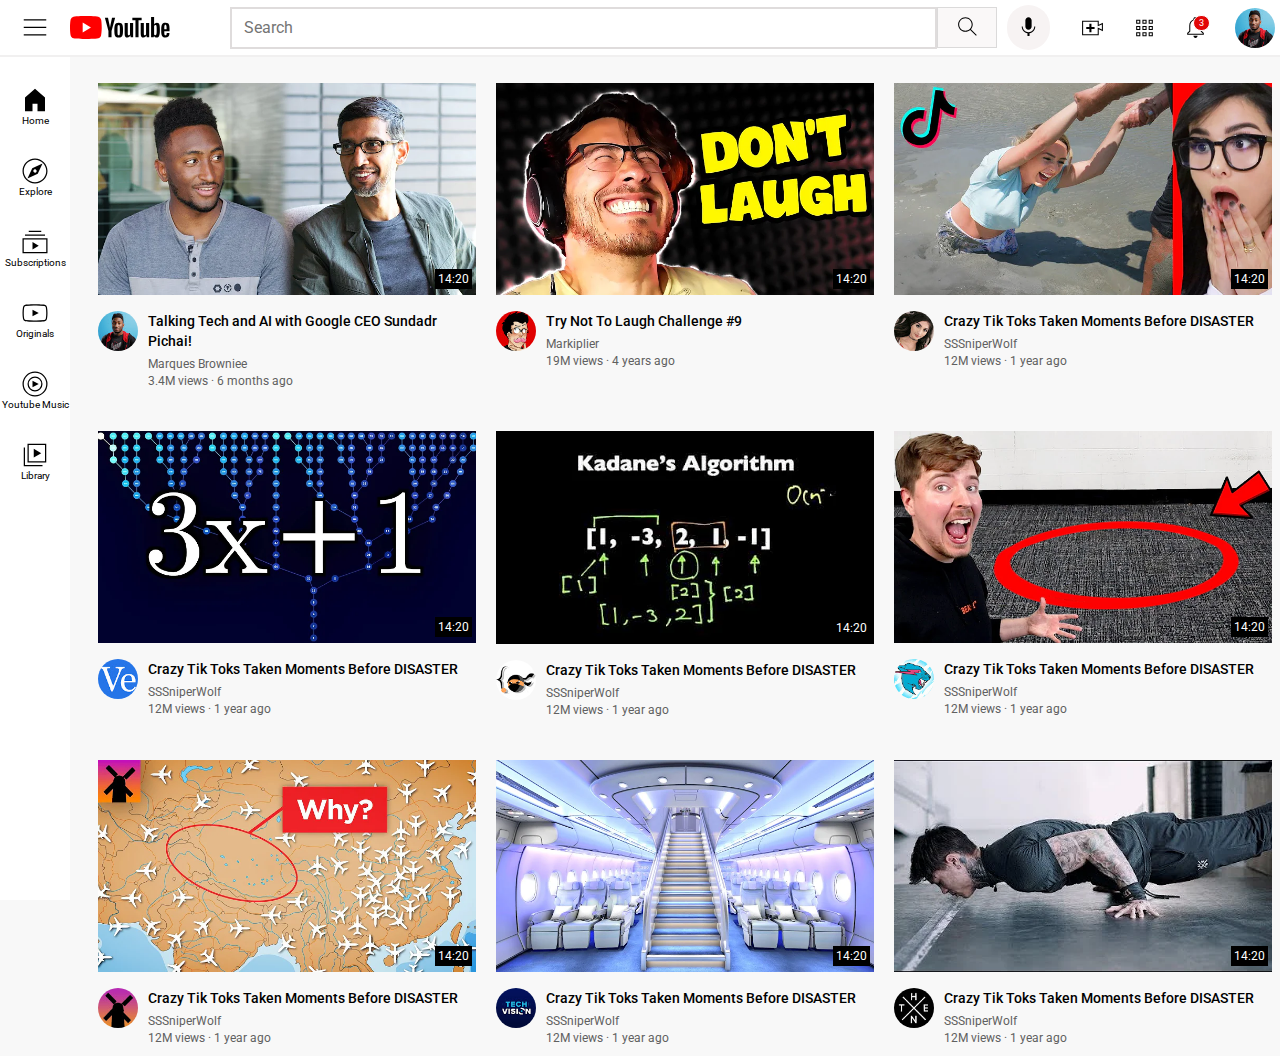
<file: index.html>
<!DOCTYPE html>
<html lang="en">
<head>
   
    <meta charset="UTF-8">
    <meta name="viewport" content="width=device-width, initial-scale=1.0">
    <title>Youtube-Clone</title>
    <link rel="stylesheet" href="CSS/body.css">
    <link rel="preconnect" href="https://fonts.googleapis.com">
<link rel="preconnect" href="https://fonts.gstatic.com" crossorigin>
<link href="https://fonts.googleapis.com/css2?family=Roboto:ital,wght@0,100..900;1,100..900&display=swap" rel="stylesheet">
<link rel="stylesheet" href="CSS/general-css.css">
<link rel="stylesheet" href="CSS/header.css">
<link rel="stylesheet" href="CSS/side-bar.css">
</head>
<body>
<div class="header">
    <div  class="header-left"><img class="hamburger-icon" src="header-icons/hamburger-menu.svg" alt="">
    <img class="youtube-icon" src="header-icons/youtube-logo.svg" alt=""></div>

    <div class="header-middle">
        
     <input class="search-bar" type="text" placeholder="Search">
     <button class=" search-button"><img class="search-icon" src="header-icons/search.svg" alt=""></button>
     <button class="search-vioce-button"><img class="search-vioce-icon"src="header-icons/voice-search-icon.svg" alt=""></button>
    </div>

    <div class="header-right">
        <img class="upload-icon" src="header-icons/upload.svg" alt="">
        <img class="apps-icon"src="header-icons/youtube-apps.svg" alt="">
        <div class="notifications-div">
            <div class="count">3</div>
            <img class="notifications-icon"src="header-icons/notifications.svg" alt="">
        </div>
       <img class="profile-icon"src="profile-pictures/channel-1.jpeg" alt="">

    </div>
    
</div>

<div class="side-bar">
    <div class="box">
        <img class="home-icon" src="side-bar/home.svg" alt="">
        <p class="words">Home</p>
    </div>
    <div class="box">
        <img class="explore-icon" src="side-bar/explore.svg" alt="">
        <p class="words">Explore</p>
    </div>
    <div class="box">
        <img class="subscriptions-icon" src="side-bar/subscriptions.svg" alt="">
        <p class="words">Subscriptions</p>
    </div>
    <div class="box">
        <img class="originals-icon" src="side-bar/originals.svg" alt="">
        <p class="words">Originals</p>
    </div>
    <div class="box">
        <img class="youtube-music-icon" src="side-bar/youtube-music.svg" alt="">
        <p class="words">Youtube Music</p>
    </div>
    <div class="box">
    
        <img class="library-icon" src="side-bar/library.svg" alt="">
        <p class="words">Library</p>
    </div>

</div>

<div class="content">

    <div class = "video-preview">
        <div class="thumbnail-block">
            <img class="thumbnails" src="thumbnail/thumbnail-1.webp" alt="thumbnail">
            <p class="video-time">14:20</p>
        </div>
    
        <div class="info-block">
            <div class="video-profile-block">
                <img class="profile-img" src="profile-pictures/channel-1.jpeg" alt="">
            </div>
    
            <div class ="video-info-block">
                <div ><p class ="video-title">Talking Tech and AI with Google CEO Sundadr Pichai!</p></div>
                <div> <p class="author"> Marques Browniee </p></div>
                <div><p class="video-stats">3.4M views &#183; 6 months ago</p></div> 
            </div>
        </div>
    </div>    
    <div class = "video-preview">
        <div class="thumbnail-block">
            <img class="thumbnails" src="thumbnail/thumbnail-2.webp" alt="thumbnail">
            <p class="video-time">14:20</p>
        </div>
        <div class="info-block">
            <div class="video-profile-block">
                <img class="profile-img" src="profile-pictures/channel-2.jpeg" alt="">
            </div>
            <div class ="video-info-block">
                <div ><p class ="video-title">Try Not To Laugh Challenge #9</p></div>
                <div> <p class="author"> Markiplier </p></div>
                <div><p class="video-stats">19M views &#183; 4 years ago</p></div> 
            </div>
        </div>
    </div>    
    <div class = "video-preview">
        <div class="thumbnail-block">
            <img class="thumbnails" src="thumbnail/thumbnail-3.webp" alt="thumbnail">
            <p class="video-time">14:20</p>
        </div>
    
        <div class="info-block">
            <div class="video-profile-block">
                <img class="profile-img" src="profile-pictures/channel-3.jpeg" alt="">
            </div>
            <div class ="video-info-block">
                <div ><p class ="video-title">
                    Crazy Tik Toks Taken Moments Before DISASTER</p></div>
                <div> <p class="author"> SSSniperWolf </p></div>
                <div><p class="video-stats">12M views &#183; 1 year ago</p></div> 
            </div>
        </div>
    </div>    
    

    <div class = "video-preview">
        <div class="thumbnail-block">
            <img class="thumbnails" src="thumbnail/thumbnail-4.webp" alt="thumbnail">
            <p class="video-time">14:20</p>
        </div>
    
        <div class="info-block">
            <div class="video-profile-block">
                <img class="profile-img" src="profile-pictures/channel-4.jpeg" alt="">
            </div>
            <div class ="video-info-block">
                <div ><p class ="video-title">
                    Crazy Tik Toks Taken Moments Before DISASTER</p></div>
                <div> <p class="author"> SSSniperWolf </p></div>
                <div><p class="video-stats">12M views &#183; 1 year ago</p></div> 
            </div>
        </div>
    </div> 



    <div class = "video-preview">
        <div class="thumbnail-block">
            <img class="thumbnails" src="thumbnail/thumbnail-5.webp" alt="thumbnail">
            <p class="video-time">14:20</p>
        </div>
    
        <div class="info-block">
            <div class="video-profile-block">
                <img class="profile-img" src="profile-pictures/channel-5.jpeg" alt="">
            </div>
            <div class ="video-info-block">
                <div ><p class ="video-title">
                    Crazy Tik Toks Taken Moments Before DISASTER</p></div>
                <div> <p class="author"> SSSniperWolf </p></div>
                <div><p class="video-stats">12M views &#183; 1 year ago</p></div> 
            </div>
        </div>
    </div> 



    <div class = "video-preview">
        <div class="thumbnail-block">
            <img class="thumbnails" src="thumbnail/thumbnail-6.webp" alt="thumbnail">
            <p class="video-time">14:20</p>
        </div>
    
        <div class="info-block">
            <div class="video-profile-block">
                <img class="profile-img" src="profile-pictures/channel-6.jpeg" alt="">
            </div>
            <div class ="video-info-block">
                <div ><p class ="video-title">
                    Crazy Tik Toks Taken Moments Before DISASTER</p></div>
                <div> <p class="author"> SSSniperWolf </p></div>
                <div><p class="video-stats">12M views &#183; 1 year ago</p></div> 
            </div>
        </div>
    </div> 


    <div class = "video-preview">
        <div class="thumbnail-block">
            <img class="thumbnails" src="thumbnail/thumbnail-7.webp" alt="thumbnail">
            <p class="video-time">14:20</p>
        </div>
    
        <div class="info-block">
            <div class="video-profile-block">
                <img class="profile-img" src="profile-pictures/channel-7.jpeg" alt="">
            </div>
            <div class ="video-info-block">
                <div ><p class ="video-title">
                    Crazy Tik Toks Taken Moments Before DISASTER</p></div>
                <div> <p class="author"> SSSniperWolf </p></div>
                <div><p class="video-stats">12M views &#183; 1 year ago</p></div> 
            </div>
        </div>
    </div> 


    <div class = "video-preview">
        <div class="thumbnail-block">
            <img class="thumbnails" src="thumbnail/thumbnail-8.webp" alt="thumbnail">
            <p class="video-time">14:20</p>
        </div>
    
        <div class="info-block">
            <div class="video-profile-block">
                <img class="profile-img" src="profile-pictures/channel-8.jpeg" alt="">
            </div>
            <div class ="video-info-block">
                <div ><p class ="video-title">
                    Crazy Tik Toks Taken Moments Before DISASTER</p></div>
                <div> <p class="author"> SSSniperWolf </p></div>
                <div><p class="video-stats">12M views &#183; 1 year ago</p></div> 
            </div>
        </div>
    </div> 



    <div class = "video-preview">
        <div class="thumbnail-block">
            <img class="thumbnails" src="thumbnail/thumbnail-9.webp" alt="thumbnail">
            <p class="video-time">14:20</p>
        </div>
    
        <div class="info-block">
            <div class="video-profile-block">
                <img class="profile-img" src="profile-pictures/channel-9.jpeg" alt="">
            </div>
            <div class ="video-info-block">
                <div ><p class ="video-title">
                    Crazy Tik Toks Taken Moments Before DISASTER</p></div>
                <div> <p class="author"> SSSniperWolf </p></div>
                <div><p class="video-stats">12M views &#183; 1 year ago</p></div> 
            </div>
        </div>
    </div> 
    
     



</div>    

</body>
</html>
</file>
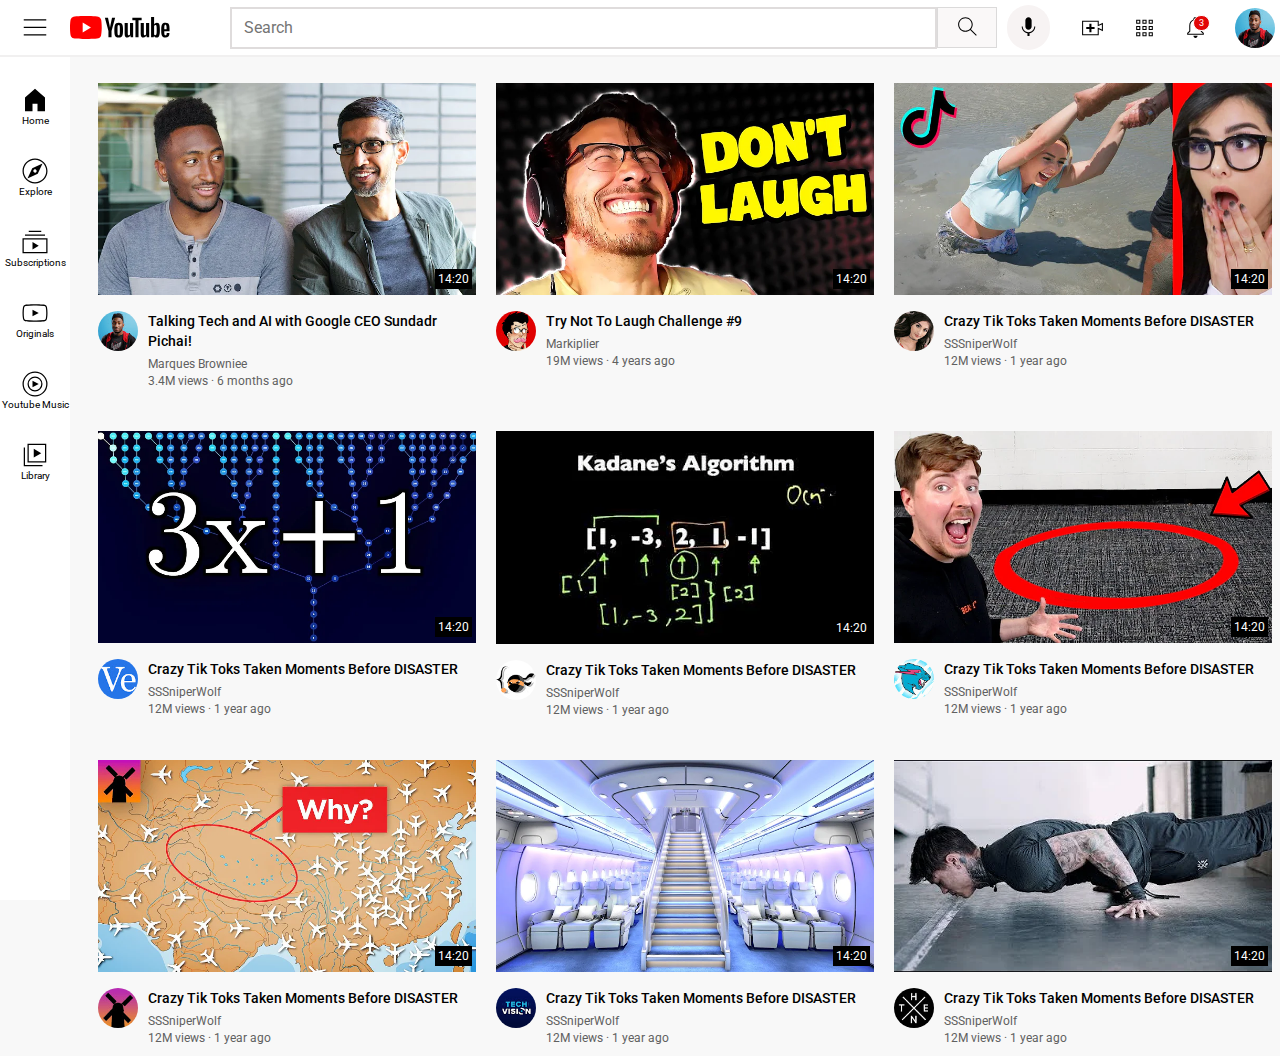
<file: youtube-clone.html>
<!DOCTYPE html>
<html lang="en">
<head>
   
    <meta charset="UTF-8">
    <meta name="viewport" content="width=device-width, initial-scale=1.0">
    <title>Youtube-Clone</title>
    <link rel="stylesheet" href="CSS/body.css">
    <link rel="preconnect" href="https://fonts.googleapis.com">
<link rel="preconnect" href="https://fonts.gstatic.com" crossorigin>
<link href="https://fonts.googleapis.com/css2?family=Roboto:ital,wght@0,100..900;1,100..900&display=swap" rel="stylesheet">
<link rel="stylesheet" href="CSS/general-css.css">
<link rel="stylesheet" href="CSS/header.css">
<link rel="stylesheet" href="CSS/side-bar.css">
</head>
<body>
<div class="header">
    <div  class="header-left"><img class="hamburger-icon" src="header-icons/hamburger-menu.svg" alt="">
    <img class="youtube-icon" src="header-icons/youtube-logo.svg" alt=""></div>

    <div class="header-middle">
        
     <input class="search-bar" type="text" placeholder="Search">
     <button class=" search-button"><img class="search-icon" src="header-icons/search.svg" alt=""></button>
     <button class="search-vioce-button"><img class="search-vioce-icon"src="header-icons/voice-search-icon.svg" alt=""></button>
    </div>

    <div class="header-right">
        <img class="upload-icon" src="header-icons/upload.svg" alt="">
        <img class="apps-icon"src="header-icons/youtube-apps.svg" alt="">
        <div class="notifications-div">
            <div class="count">3</div>
            <img class="notifications-icon"src="header-icons/notifications.svg" alt="">
        </div>
       <img class="profile-icon"src="profile-pictures/channel-1.jpeg" alt="">

    </div>
    
</div>

<div class="side-bar">
    <div class="box">
        <img class="home-icon" src="side-bar/home.svg" alt="">
        <p class="words">Home</p>
    </div>
    <div class="box">
        <img class="explore-icon" src="side-bar/explore.svg" alt="">
        <p class="words">Explore</p>
    </div>
    <div class="box">
        <img class="subscriptions-icon" src="side-bar/subscriptions.svg" alt="">
        <p class="words">Subscriptions</p>
    </div>
    <div class="box">
        <img class="originals-icon" src="side-bar/originals.svg" alt="">
        <p class="words">Originals</p>
    </div>
    <div class="box">
        <img class="youtube-music-icon" src="side-bar/youtube-music.svg" alt="">
        <p class="words">Youtube Music</p>
    </div>
    <div class="box">
    
        <img class="library-icon" src="side-bar/library.svg" alt="">
        <p class="words">Library</p>
    </div>

</div>

<div class="content">

    <div class = "video-preview">
        <div class="thumbnail-block">
            <img class="thumbnails" src="thumbnail/thumbnail-1.webp" alt="thumbnail">
            <p class="video-time">14:20</p>
        </div>
    
        <div class="info-block">
            <div class="video-profile-block">
                <img class="profile-img" src="profile-pictures/channel-1.jpeg" alt="">
            </div>
    
            <div class ="video-info-block">
                <div ><p class ="video-title">Talking Tech and AI with Google CEO Sundadr Pichai!</p></div>
                <div> <p class="author"> Marques Browniee </p></div>
                <div><p class="video-stats">3.4M views &#183; 6 months ago</p></div> 
            </div>
        </div>
    </div>    
    <div class = "video-preview">
        <div class="thumbnail-block">
            <img class="thumbnails" src="thumbnail/thumbnail-2.webp" alt="thumbnail">
            <p class="video-time">14:20</p>
        </div>
        <div class="info-block">
            <div class="video-profile-block">
                <img class="profile-img" src="profile-pictures/channel-2.jpeg" alt="">
            </div>
            <div class ="video-info-block">
                <div ><p class ="video-title">Try Not To Laugh Challenge #9</p></div>
                <div> <p class="author"> Markiplier </p></div>
                <div><p class="video-stats">19M views &#183; 4 years ago</p></div> 
            </div>
        </div>
    </div>    
    <div class = "video-preview">
        <div class="thumbnail-block">
            <img class="thumbnails" src="thumbnail/thumbnail-3.webp" alt="thumbnail">
            <p class="video-time">14:20</p>
        </div>
    
        <div class="info-block">
            <div class="video-profile-block">
                <img class="profile-img" src="profile-pictures/channel-3.jpeg" alt="">
            </div>
            <div class ="video-info-block">
                <div ><p class ="video-title">
                    Crazy Tik Toks Taken Moments Before DISASTER</p></div>
                <div> <p class="author"> SSSniperWolf </p></div>
                <div><p class="video-stats">12M views &#183; 1 year ago</p></div> 
            </div>
        </div>
    </div>    
    

    <div class = "video-preview">
        <div class="thumbnail-block">
            <img class="thumbnails" src="thumbnail/thumbnail-4.webp" alt="thumbnail">
            <p class="video-time">14:20</p>
        </div>
    
        <div class="info-block">
            <div class="video-profile-block">
                <img class="profile-img" src="profile-pictures/channel-4.jpeg" alt="">
            </div>
            <div class ="video-info-block">
                <div ><p class ="video-title">
                    Crazy Tik Toks Taken Moments Before DISASTER</p></div>
                <div> <p class="author"> SSSniperWolf </p></div>
                <div><p class="video-stats">12M views &#183; 1 year ago</p></div> 
            </div>
        </div>
    </div> 



    <div class = "video-preview">
        <div class="thumbnail-block">
            <img class="thumbnails" src="thumbnail/thumbnail-5.webp" alt="thumbnail">
            <p class="video-time">14:20</p>
        </div>
    
        <div class="info-block">
            <div class="video-profile-block">
                <img class="profile-img" src="profile-pictures/channel-5.jpeg" alt="">
            </div>
            <div class ="video-info-block">
                <div ><p class ="video-title">
                    Crazy Tik Toks Taken Moments Before DISASTER</p></div>
                <div> <p class="author"> SSSniperWolf </p></div>
                <div><p class="video-stats">12M views &#183; 1 year ago</p></div> 
            </div>
        </div>
    </div> 



    <div class = "video-preview">
        <div class="thumbnail-block">
            <img class="thumbnails" src="thumbnail/thumbnail-6.webp" alt="thumbnail">
            <p class="video-time">14:20</p>
        </div>
    
        <div class="info-block">
            <div class="video-profile-block">
                <img class="profile-img" src="profile-pictures/channel-6.jpeg" alt="">
            </div>
            <div class ="video-info-block">
                <div ><p class ="video-title">
                    Crazy Tik Toks Taken Moments Before DISASTER</p></div>
                <div> <p class="author"> SSSniperWolf </p></div>
                <div><p class="video-stats">12M views &#183; 1 year ago</p></div> 
            </div>
        </div>
    </div> 


    <div class = "video-preview">
        <div class="thumbnail-block">
            <img class="thumbnails" src="thumbnail/thumbnail-7.webp" alt="thumbnail">
            <p class="video-time">14:20</p>
        </div>
    
        <div class="info-block">
            <div class="video-profile-block">
                <img class="profile-img" src="profile-pictures/channel-7.jpeg" alt="">
            </div>
            <div class ="video-info-block">
                <div ><p class ="video-title">
                    Crazy Tik Toks Taken Moments Before DISASTER</p></div>
                <div> <p class="author"> SSSniperWolf </p></div>
                <div><p class="video-stats">12M views &#183; 1 year ago</p></div> 
            </div>
        </div>
    </div> 


    <div class = "video-preview">
        <div class="thumbnail-block">
            <img class="thumbnails" src="thumbnail/thumbnail-8.webp" alt="thumbnail">
            <p class="video-time">14:20</p>
        </div>
    
        <div class="info-block">
            <div class="video-profile-block">
                <img class="profile-img" src="profile-pictures/channel-8.jpeg" alt="">
            </div>
            <div class ="video-info-block">
                <div ><p class ="video-title">
                    Crazy Tik Toks Taken Moments Before DISASTER</p></div>
                <div> <p class="author"> SSSniperWolf </p></div>
                <div><p class="video-stats">12M views &#183; 1 year ago</p></div> 
            </div>
        </div>
    </div> 



    <div class = "video-preview">
        <div class="thumbnail-block">
            <img class="thumbnails" src="thumbnail/thumbnail-9.webp" alt="thumbnail">
            <p class="video-time">14:20</p>
        </div>
    
        <div class="info-block">
            <div class="video-profile-block">
                <img class="profile-img" src="profile-pictures/channel-9.jpeg" alt="">
            </div>
            <div class ="video-info-block">
                <div ><p class ="video-title">
                    Crazy Tik Toks Taken Moments Before DISASTER</p></div>
                <div> <p class="author"> SSSniperWolf </p></div>
                <div><p class="video-stats">12M views &#183; 1 year ago</p></div> 
            </div>
        </div>
    </div> 
    
     



</div>    

</body>
</html>
</file>
<file: CSS/body.css>
.content{
    display: grid;
    grid-template-columns: 1fr 1fr 1fr;
    column-gap: 20px;
    row-gap: 40px;
}

.thumbnails{
    width: 100%;

}


.info-block{
display: grid;
grid-template-columns: 50px 1fr;
margin-top:12px;

}


.profile-img{
    width: 40px;
    vertical-align: top;
    border-radius: 50%;
    
}

.video-title{
    font-size: 14px;
    font-weight: 500;
    line-height: 20px;
    margin-bottom: 6px;
}

.author,.video-stats{
    font-size: 12px;
    color: rgb(96,96,96);
    margin-bottom: 3px;
}

.thumbnail-block{
    position: relative;
   
    
}

.video-time{
    position: absolute;
    right: 0;
    background-color: black;
    color: white;
    font-family: roboto;
    font-size: 12px;
    bottom: 10px;
    right: 4px;
    padding: 3px;
}
</file>
<file: CSS/general-css.css>
p{
    font-family: Roboto,Arial;
    margin-top: 0;
    margin-bottom: 0;

    
}

body{
    padding-top: 75px;
    padding-left: 90px;
    background-color:rgb(248, 248, 248);
}
</file>
<file: CSS/header.css>
.header{
    display: flex;
    flex-direction: row;
    background-color: white;
    align-items: center;
    vertical-align: top;
    height: 55px;
    justify-content: space-between;
    position: fixed;
    top: 0;
    left: 0;
    right: 0;
    border-bottom: 2px;
    border-bottom-color: rgb(241, 240, 240);
    border-bottom-style: solid;
    z-index: 100;
}


.header-middle{ 
    display: flex;
    flex: 1;
    vertical-align: top;
    align-items: center;
    margin-right: 20px;
    margin-left: 30px;
    
}

.header-left{
    vertical-align: top;
    align-items: center;
    display: flex;
}
.hamburger-icon{
    width: 30px;
    padding-left: 20px;

}
.youtube-icon{
    width: 100px;
    padding-left: 20px;
    
}

.search-bar{
width: 0;
height: 36px;
flex: 1; 
border: 2px;
border-style: solid;
border-color: rgb(223, 220, 220);
margin-left: 30px;
font-family: roboto;
font-size: 15px;
}
.search-bar::placeholder{
    font-family: roboto;
    padding-left: 10px;
    font-size: 16px;
}
.search-button{
    width: 60px;
    height: 41px;
    border: 1px;
    border-style: solid;
    border-color:  rgb(219, 218, 218);
    background-color: rgb(250, 248, 248);

}

.search-icon{
  width: 25px; 
  padding-left: 5px;
  padding-right: 5px;
  padding-top: 3px;
  padding-bottom: 3px;

}

.search-vioce-icon{
    width: 25px;
    border-radius: 14px;
    padding-left:3px;
    padding-right: 3px;
    padding-top: 2px;
    padding-bottom: 2px;
    
}
.search-vioce-button{
    height: 45px;
    margin-left: 10px;
    border-radius: 22.5px;
    border: none;
    background-color: rgb(247, 243, 243);
}

.header-right{
    width:200px;
    display: flex;
    flex-direction: row;
    vertical-align: center;
    margin-left: 10px;
    justify-content: space-between;
    flex-shrink: 0;
}


.upload-icon ,.apps-icon ,.notifications-icon,.notifications-div{
    width: 25px;
}

.notifications-div{
   position: relative;
   display: flex;
    flex-direction: row;
    vertical-align: center;
    align-items: center;
   
   

}



.count{
  position: absolute;
  right: -2px;
  top: 7px;
  background-color: rgb(226, 6, 6);
  border-radius: 10px;
 padding-left: 5px;
 padding-right: 5px;
 padding-top: 2px;
 padding-bottom: 2px;
 font-family: Roboto;
 font-size: 9px;
 color: white;
 border: 1px;
 border-style: solid;
 border-color: white;
}

.right-div{
    display: flex;
    flex-direction: row;
    vertical-align: center;
    align-items: center;
}




.profile-icon{
    width: 40px;
    border-radius: 20px;
    margin-right: 5px;
    
}
</file>
<file: CSS/side-bar.css>
.side-bar{
    display: flex ;
    flex-direction: column ;
    width: 70px;
    background-color: white;
    position: fixed;
    left: 0;
    bottom: 0;
    top: 55px;

    
}
.side-bar:hover{
 background-color: lightgrey;   
}

.home-icon,.explore-icon ,.subscriptions-icon, .originals-icon, .youtube-music-icon,.library-icon{
    height: 30px;
    padding-top: 30px;
   

}

.words{
    font-size: 10px;
}

.box{
    display: flex;
    flex-direction: column;
    align-items: center;
  
    
}
</file>
